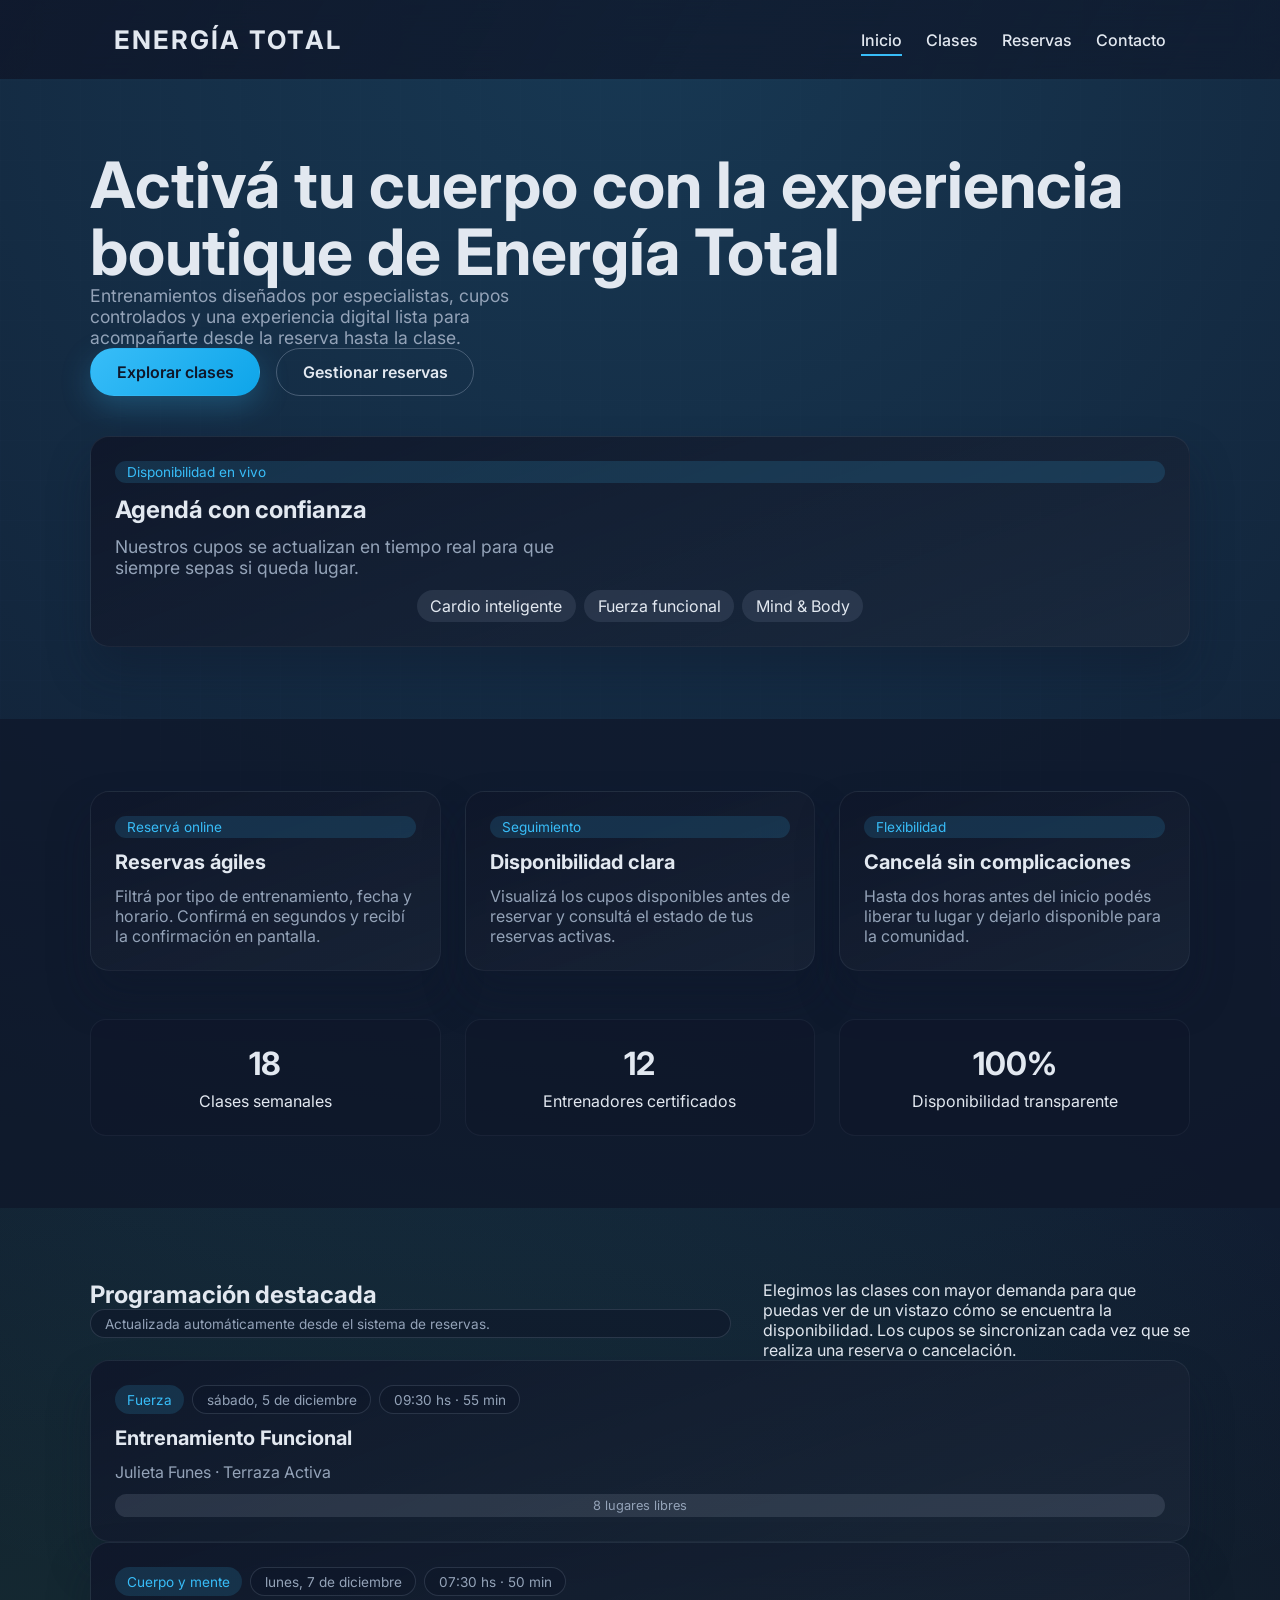
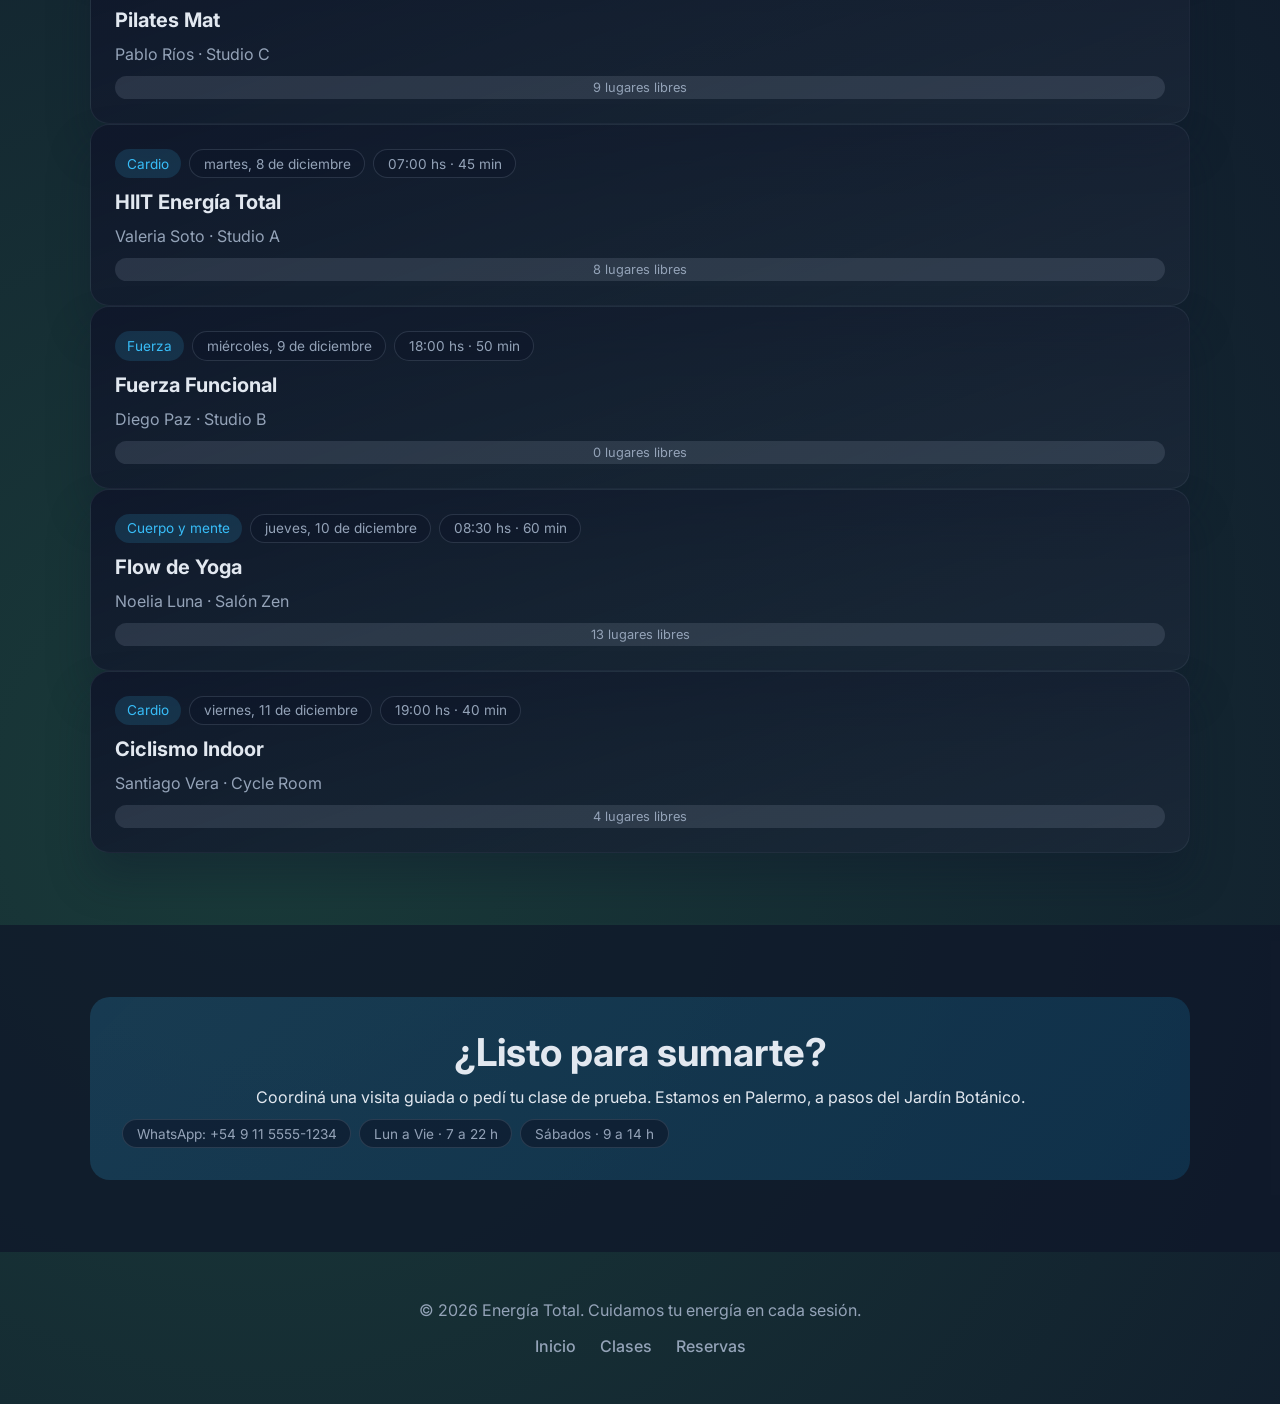
<file: index.html>
<!DOCTYPE html>
<html lang="es">
  <head>
    <meta charset="UTF-8" />
    <meta name="viewport" content="width=device-width, initial-scale=1.0" />
    <title>Energía Total · Gimnasio Boutique en Movimiento</title>
    <link rel="preconnect" href="https://fonts.googleapis.com" />
    <link rel="preconnect" href="https://fonts.gstatic.com" crossorigin />
    <link
      href="https://fonts.googleapis.com/css2?family=Inter:wght@400;500;600;700&display=swap"
      rel="stylesheet"
    />
    <link rel="stylesheet" href="assets/css/styles.css" />
  </head>
  <body data-page="home">
    <header>
      <div class="nav-container">
        <a class="logo" href="index.html">Energía Total</a>
        <nav aria-label="Principal">
          <ul>
            <li><a href="index.html" aria-current="page">Inicio</a></li>
            <li><a href="clases.html">Clases</a></li>
            <li><a href="reservas.html">Reservas</a></li>
            <li><a href="#contacto">Contacto</a></li>
          </ul>
        </nav>
      </div>
    </header>

    <main>
      <section class="section">
        <div class="section-inner hero">
          <div>
            <h1>Activá tu cuerpo con la experiencia boutique de Energía Total</h1>
            <p>
              Entrenamientos diseñados por especialistas, cupos controlados y una experiencia
              digital lista para acompañarte desde la reserva hasta la clase.
            </p>
            <div class="hero-actions">
              <a class="btn btn-primary" href="clases.html">Explorar clases</a>
              <a class="btn btn-secondary" href="reservas.html">Gestionar reservas</a>
            </div>
          </div>
          <div class="card">
            <span class="tag">Disponibilidad en vivo</span>
            <h2>Agendá con confianza</h2>
            <p>
              Nuestros cupos se actualizan en tiempo real para que siempre sepas si queda lugar.
            </p>
            <ul class="list-inline" role="list">
              <li>Cardio inteligente</li>
              <li>Fuerza funcional</li>
              <li>Mind &amp; Body</li>
            </ul>
          </div>
        </div>
      </section>

      <section class="section section-alt">
        <div class="section-inner">
          <div class="card-grid">
            <article class="card">
              <span class="tag">Reservá online</span>
              <h3>Reservas ágiles</h3>
              <p>
                Filtrá por tipo de entrenamiento, fecha y horario. Confirmá en segundos y recibí la
                confirmación en pantalla.
              </p>
            </article>
            <article class="card">
              <span class="tag">Seguimiento</span>
              <h3>Disponibilidad clara</h3>
              <p>
                Visualizá los cupos disponibles antes de reservar y consultá el estado de tus
                reservas activas.
              </p>
            </article>
            <article class="card">
              <span class="tag">Flexibilidad</span>
              <h3>Cancelá sin complicaciones</h3>
              <p>
                Hasta dos horas antes del inicio podés liberar tu lugar y dejarlo disponible para
                la comunidad.
              </p>
            </article>
          </div>

          <div class="metrics">
            <div class="metric">
              <span>18</span>
              <p>Clases semanales</p>
            </div>
            <div class="metric">
              <span>12</span>
              <p>Entrenadores certificados</p>
            </div>
            <div class="metric">
              <span>100%</span>
              <p>Disponibilidad transparente</p>
            </div>
          </div>
        </div>
      </section>

      <section class="section">
        <div class="section-inner layout-two-column">
          <div>
            <h2>Programación destacada</h2>
            <p class="chip">Actualizada automáticamente desde el sistema de reservas.</p>
          </div>
          <div>
            <p>
              Elegimos las clases con mayor demanda para que puedas ver de un vistazo cómo se
              encuentra la disponibilidad. Los cupos se sincronizan cada vez que se realiza una
              reserva o cancelación.
            </p>
          </div>
        </div>
        <div class="section-inner" data-schedule></div>
      </section>

      <section class="section section-alt" id="contacto">
        <div class="section-inner">
          <div class="callout">
            <h2>¿Listo para sumarte?</h2>
            <p>
              Coordiná una visita guiada o pedí tu clase de prueba. Estamos en Palermo, a pasos del
              Jardín Botánico.
            </p>
            <div class="chip-group" role="list">
              <span class="chip">WhatsApp: +54 9 11 5555-1234</span>
              <span class="chip">Lun a Vie · 7 a 22 h</span>
              <span class="chip">Sábados · 9 a 14 h</span>
            </div>
          </div>
        </div>
      </section>
    </main>

    <footer>
      <div class="footer-inner">
        <p>&copy; <span id="current-year"></span> Energía Total. Cuidamos tu energía en cada sesión.</p>
        <nav aria-label="Secundario">
          <ul>
            <li><a href="index.html">Inicio</a></li>
            <li><a href="clases.html">Clases</a></li>
            <li><a href="reservas.html">Reservas</a></li>
          </ul>
        </nav>
      </div>
    </footer>

    <script>
      document.getElementById('current-year').textContent = new Date().getFullYear();
    </script>
    <script src="assets/js/app.js" defer></script>
  </body>
</html>
</file>
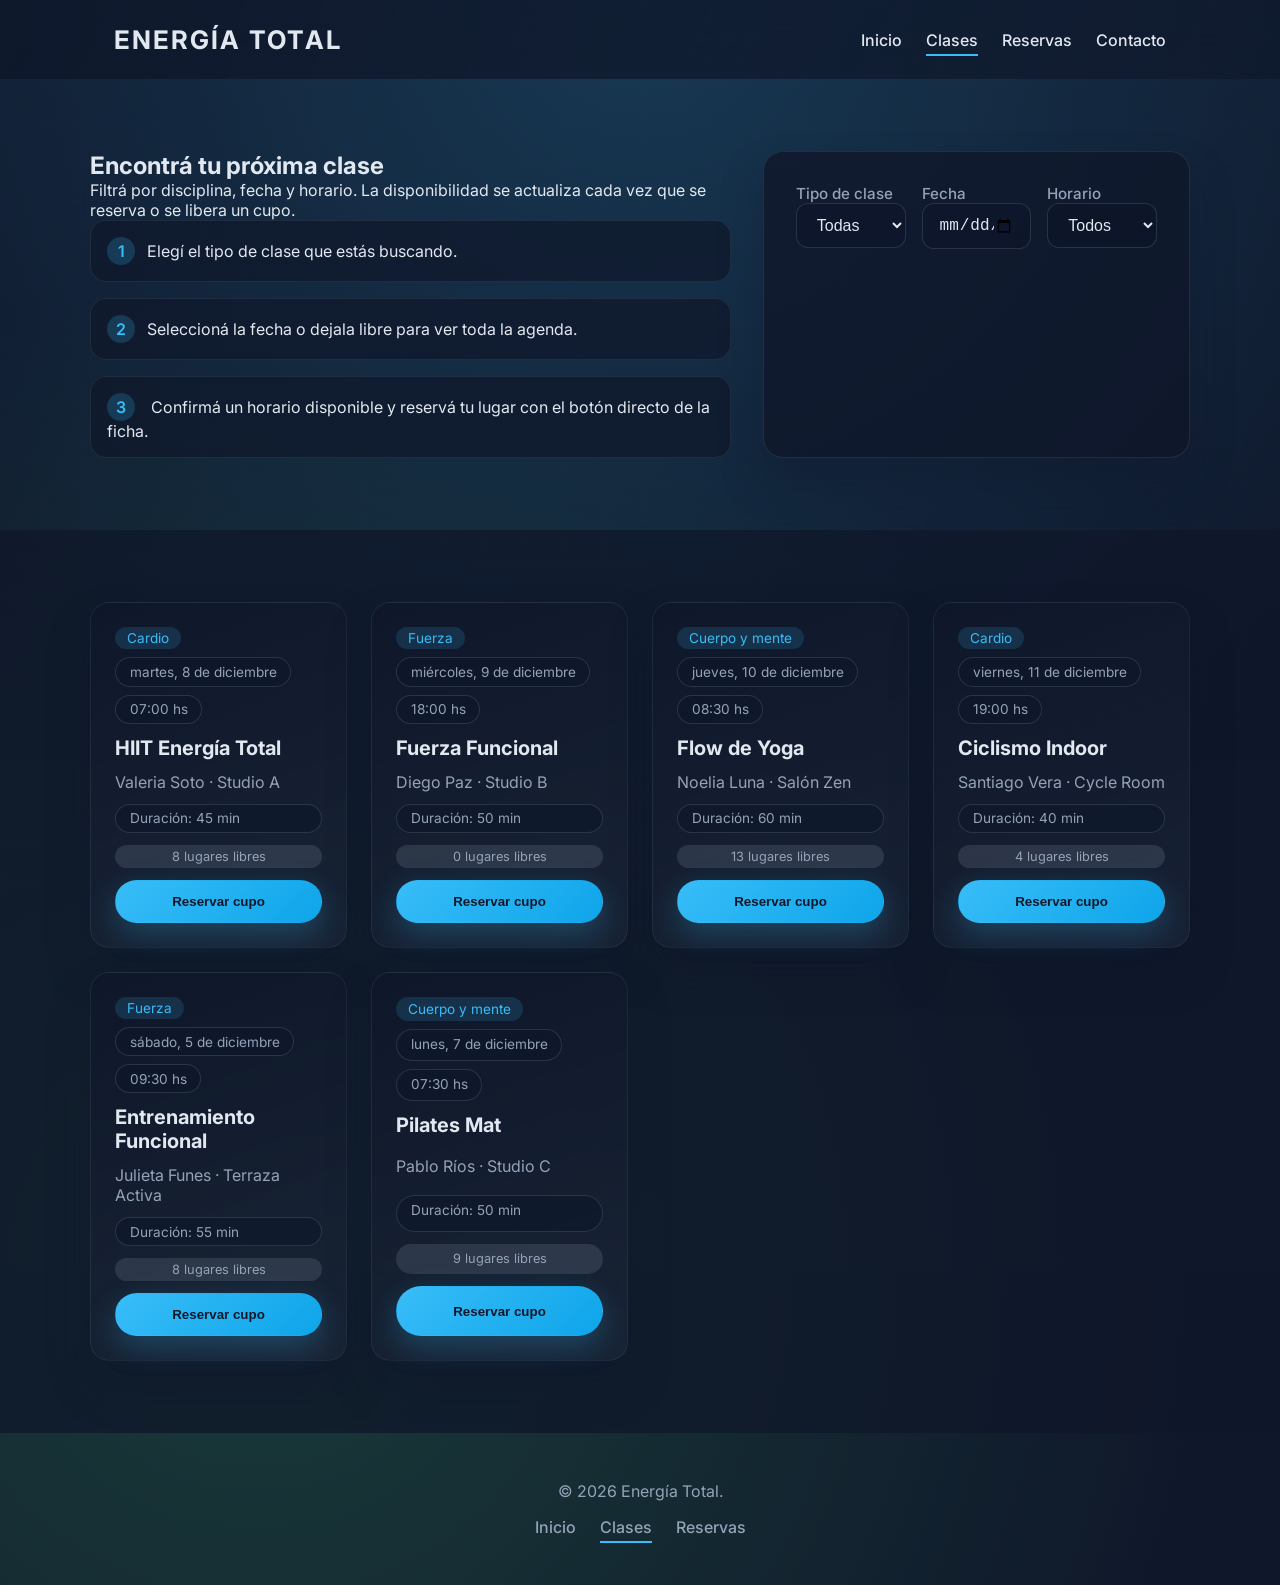
<file: clases.html>
<!DOCTYPE html>
<html lang="es">
  <head>
    <meta charset="UTF-8" />
    <meta name="viewport" content="width=device-width, initial-scale=1.0" />
    <title>Clases · Energía Total</title>
    <link rel="preconnect" href="https://fonts.googleapis.com" />
    <link rel="preconnect" href="https://fonts.gstatic.com" crossorigin />
    <link
      href="https://fonts.googleapis.com/css2?family=Inter:wght@400;500;600;700&display=swap"
      rel="stylesheet"
    />
    <link rel="stylesheet" href="assets/css/styles.css" />
  </head>
  <body data-page="clases">
    <header>
      <div class="nav-container">
        <a class="logo" href="index.html">Energía Total</a>
        <nav aria-label="Principal">
          <ul>
            <li><a href="index.html">Inicio</a></li>
            <li><a href="clases.html" aria-current="page">Clases</a></li>
            <li><a href="reservas.html">Reservas</a></li>
            <li><a href="index.html#contacto">Contacto</a></li>
          </ul>
        </nav>
      </div>
    </header>

    <main>
      <section class="section">
        <div class="section-inner layout-two-column">
          <div>
            <h1>Encontrá tu próxima clase</h1>
            <p>
              Filtrá por disciplina, fecha y horario. La disponibilidad se actualiza cada vez que se
              reserva o se libera un cupo.
            </p>
            <ul class="list-steps">
              <li>Elegí el tipo de clase que estás buscando.</li>
              <li>Seleccioná la fecha o dejala libre para ver toda la agenda.</li>
              <li>
                Confirmá un horario disponible y reservá tu lugar con el botón directo de la ficha.
              </li>
            </ul>
          </div>
          <div class="form-card">
            <div class="alert hidden" data-feedback role="status" aria-live="polite"></div>
            <form class="form-grid" data-search-form>
              <label>
                Tipo de clase
                <select name="type">
                  <option value="">Todas</option>
                </select>
              </label>
              <label>
                Fecha
                <input type="date" name="date" />
              </label>
              <label>
                Horario
                <select name="time">
                  <option value="">Todos</option>
                </select>
              </label>
            </form>
          </div>
        </div>
      </section>

      <section class="section section-alt">
        <div class="section-inner" data-search-results></div>
      </section>
    </main>

    <footer>
      <div class="footer-inner">
        <p>&copy; <span id="current-year"></span> Energía Total.</p>
        <nav aria-label="Secundario">
          <ul>
            <li><a href="index.html">Inicio</a></li>
            <li><a href="clases.html" aria-current="page">Clases</a></li>
            <li><a href="reservas.html">Reservas</a></li>
          </ul>
        </nav>
      </div>
    </footer>

    <script>
      document.getElementById('current-year').textContent = new Date().getFullYear();
    </script>
    <script src="assets/js/app.js" defer></script>
  </body>
</html>
</file>
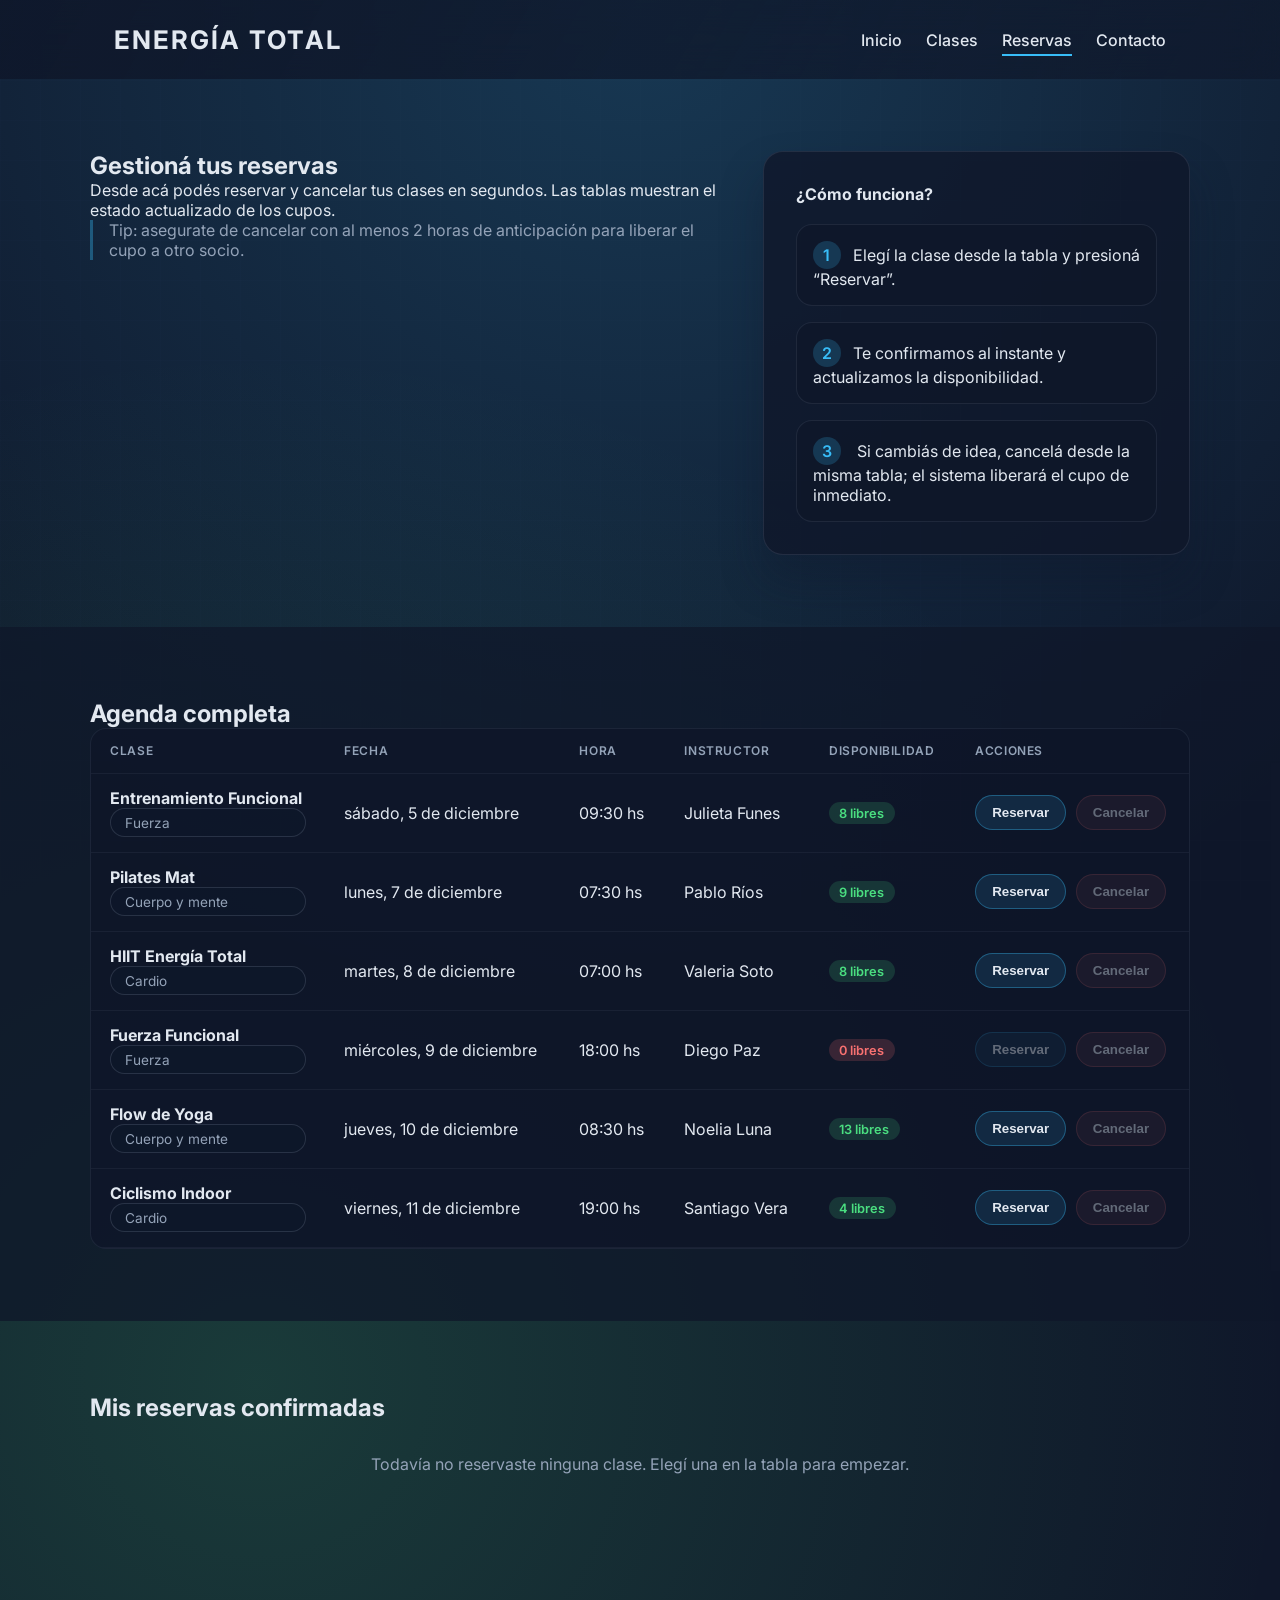
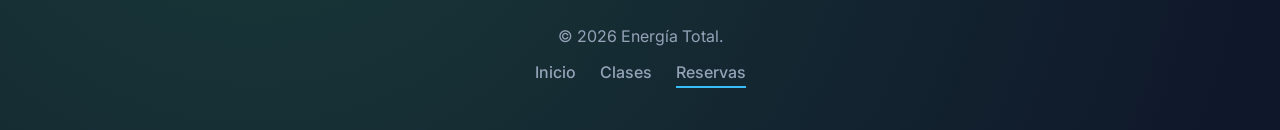
<file: reservas.html>
<!DOCTYPE html>
<html lang="es">
  <head>
    <meta charset="UTF-8" />
    <meta name="viewport" content="width=device-width, initial-scale=1.0" />
    <title>Reservas · Energía Total</title>
    <link rel="preconnect" href="https://fonts.googleapis.com" />
    <link rel="preconnect" href="https://fonts.gstatic.com" crossorigin />
    <link
      href="https://fonts.googleapis.com/css2?family=Inter:wght@400;500;600;700&display=swap"
      rel="stylesheet"
    />
    <link rel="stylesheet" href="assets/css/styles.css" />
  </head>
  <body data-page="reservas">
    <header>
      <div class="nav-container">
        <a class="logo" href="index.html">Energía Total</a>
        <nav aria-label="Principal">
          <ul>
            <li><a href="index.html">Inicio</a></li>
            <li><a href="clases.html">Clases</a></li>
            <li><a href="reservas.html" aria-current="page">Reservas</a></li>
            <li><a href="index.html#contacto">Contacto</a></li>
          </ul>
        </nav>
      </div>
    </header>

    <main>
      <section class="section">
        <div class="section-inner">
          <div class="layout-two-column">
            <div>
              <h1>Gestioná tus reservas</h1>
              <p>
                Desde acá podés reservar y cancelar tus clases en segundos. Las tablas muestran el
                estado actualizado de los cupos.
              </p>
              <blockquote>
                Tip: asegurate de cancelar con al menos 2 horas de anticipación para liberar el cupo
                a otro socio.
              </blockquote>
            </div>
            <div class="form-card">
              <div class="alert hidden" data-feedback role="status" aria-live="assertive"></div>
              <p>
                <strong>¿Cómo funciona?</strong>
              </p>
              <ol class="list-steps">
                <li>Elegí la clase desde la tabla y presioná “Reservar”.</li>
                <li>Te confirmamos al instante y actualizamos la disponibilidad.</li>
                <li>
                  Si cambiás de idea, cancelá desde la misma tabla; el sistema liberará el cupo de
                  inmediato.
                </li>
              </ol>
            </div>
          </div>
        </div>
      </section>

      <section class="section section-alt">
        <div class="section-inner">
          <h2>Agenda completa</h2>
          <div class="table-wrapper" data-reservation-table></div>
        </div>
      </section>

      <section class="section">
        <div class="section-inner">
          <h2>Mis reservas confirmadas</h2>
          <div data-my-reservations></div>
        </div>
      </section>
    </main>

    <footer>
      <div class="footer-inner">
        <p>&copy; <span id="current-year"></span> Energía Total.</p>
        <nav aria-label="Secundario">
          <ul>
            <li><a href="index.html">Inicio</a></li>
            <li><a href="clases.html">Clases</a></li>
            <li><a href="reservas.html" aria-current="page">Reservas</a></li>
          </ul>
        </nav>
      </div>
    </footer>

    <script>
      document.getElementById('current-year').textContent = new Date().getFullYear();
    </script>
    <script src="assets/js/app.js" defer></script>
  </body>
</html>
</file>
<file: assets/css/styles.css>
:root {
  color-scheme: light dark;
  --color-background: #0f172a;
  --color-surface: rgba(15, 23, 42, 0.75);
  --color-accent: #38bdf8;
  --color-accent-strong: #0ea5e9;
  --color-text: #e2e8f0;
  --color-muted: #94a3b8;
  --color-success: #4ade80;
  --color-danger: #f87171;
  --max-width: 1100px;
  font-family: 'Inter', 'Segoe UI', system-ui, -apple-system, BlinkMacSystemFont, sans-serif;
}

* {
  box-sizing: border-box;
  margin: 0;
  padding: 0;
}

body {
  background: radial-gradient(circle at top, rgba(56, 189, 248, 0.2), transparent 55%),
    radial-gradient(circle at 20% 80%, rgba(74, 222, 128, 0.18), transparent 60%),
    var(--color-background);
  color: var(--color-text);
  min-height: 100vh;
  display: flex;
  flex-direction: column;
}

body::before {
  content: "";
  position: fixed;
  inset: 0;
  background: url('data:image/svg+xml,%3Csvg width="100%25" height="100%25" xmlns="http://www.w3.org/2000/svg"%3E%3Cdefs%3E%3Cpattern id="grid" width="40" height="40" patternUnits="userSpaceOnUse"%3E%3Cpath d="M 40 0 L 0 0 0 40" fill="none" stroke="rgba(148, 163, 184, 0.05)" stroke-width="1"/%3E%3C/pattern%3E%3C/defs%3E%3Crect width="100%25" height="100%25" fill="url(%23grid)"/%3E%3C/svg%3E');
  opacity: 0.6;
  pointer-events: none;
  z-index: -1;
}

a {
  color: inherit;
  text-decoration: none;
}

a:hover,
a:focus {
  color: var(--color-accent);
}

header {
  width: 100%;
  padding: 1.5rem 0;
  position: sticky;
  top: 0;
  backdrop-filter: blur(18px);
  background: linear-gradient(120deg, rgba(15, 23, 42, 0.85), rgba(15, 23, 42, 0.65));
  z-index: 20;
}

.nav-container {
  max-width: var(--max-width);
  margin: 0 auto;
  padding: 0 1.5rem;
  display: flex;
  align-items: center;
  justify-content: space-between;
  gap: 1.5rem;
}

.logo {
  font-size: 1.6rem;
  font-weight: 700;
  letter-spacing: 0.08em;
  text-transform: uppercase;
}

nav ul {
  list-style: none;
  display: flex;
  gap: 1.5rem;
  flex-wrap: wrap;
}

nav a {
  font-weight: 500;
  padding-bottom: 0.25rem;
  border-bottom: 2px solid transparent;
  transition: border-color 0.2s ease;
}

nav a[aria-current="page"] {
  border-color: var(--color-accent);
}

main {
  flex: 1 0 auto;
}

.section {
  padding: 4.5rem 1.5rem;
}

.section-alt {
  background: rgba(15, 23, 42, 0.75);
}

.section-inner {
  max-width: var(--max-width);
  margin: 0 auto;
}

.hero {
  display: grid;
  gap: 2.5rem;
  align-items: center;
}

.hero h1 {
  font-size: clamp(2.5rem, 5vw, 4.25rem);
  font-weight: 700;
  line-height: 1.05;
}

.hero p {
  color: var(--color-muted);
  font-size: 1.1rem;
  max-width: 40ch;
}

.hero-actions {
  display: flex;
  gap: 1rem;
  flex-wrap: wrap;
}

.btn {
  display: inline-flex;
  align-items: center;
  justify-content: center;
  padding: 0.8rem 1.6rem;
  border-radius: 999px;
  font-weight: 600;
  border: 1px solid transparent;
  transition: transform 0.2s ease, box-shadow 0.2s ease, background 0.2s ease;
  cursor: pointer;
}

.btn-primary {
  background: linear-gradient(135deg, var(--color-accent), var(--color-accent-strong));
  color: #0f172a;
  box-shadow: 0 10px 30px rgba(56, 189, 248, 0.25);
}

.btn-secondary {
  background: transparent;
  color: var(--color-text);
  border-color: rgba(148, 163, 184, 0.4);
}

.btn:hover,
.btn:focus {
  transform: translateY(-2px);
  box-shadow: 0 12px 32px rgba(56, 189, 248, 0.28);
}

.card-grid {
  display: grid;
  gap: 1.5rem;
  grid-template-columns: repeat(auto-fit, minmax(250px, 1fr));
}

.card {
  background: linear-gradient(160deg, rgba(15, 23, 42, 0.95), rgba(30, 41, 59, 0.6));
  border: 1px solid rgba(148, 163, 184, 0.1);
  border-radius: 1.2rem;
  padding: 1.5rem;
  display: grid;
  gap: 0.75rem;
  box-shadow: 0 25px 40px rgba(15, 23, 42, 0.35);
}

.card h3 {
  font-size: 1.25rem;
}

.card p {
  color: var(--color-muted);
}

.tag {
  display: inline-flex;
  align-items: center;
  gap: 0.35rem;
  padding: 0.2rem 0.75rem;
  border-radius: 999px;
  background: rgba(56, 189, 248, 0.15);
  color: var(--color-accent);
  font-size: 0.85rem;
}

.metrics {
  display: grid;
  grid-template-columns: repeat(auto-fit, minmax(160px, 1fr));
  gap: 1.5rem;
  margin-top: 3rem;
}

.metric {
  background: rgba(15, 23, 42, 0.7);
  border: 1px solid rgba(148, 163, 184, 0.08);
  border-radius: 1rem;
  padding: 1.5rem;
  text-align: center;
}

.metric span {
  display: block;
  font-size: 2rem;
  font-weight: 700;
  margin-bottom: 0.5rem;
}

.form-card {
  background: rgba(15, 23, 42, 0.8);
  border: 1px solid rgba(148, 163, 184, 0.15);
  border-radius: 1.25rem;
  padding: 2rem;
  box-shadow: 0 25px 40px rgba(15, 23, 42, 0.35);
  display: grid;
  gap: 1.25rem;
}

.form-grid {
  display: grid;
  gap: 1rem;
}

@media (min-width: 720px) {
  .form-grid {
    grid-template-columns: repeat(3, minmax(0, 1fr));
  }
}

label {
  font-size: 0.95rem;
  font-weight: 500;
  color: var(--color-muted);
}

input,
select {
  width: 100%;
  padding: 0.75rem 1rem;
  border-radius: 0.75rem;
  border: 1px solid rgba(148, 163, 184, 0.2);
  background: rgba(15, 23, 42, 0.85);
  color: var(--color-text);
  font-size: 1rem;
}

input:focus,
select:focus {
  outline: 2px solid rgba(56, 189, 248, 0.4);
  outline-offset: 2px;
}

.table-wrapper {
  overflow-x: auto;
  border-radius: 1rem;
  border: 1px solid rgba(148, 163, 184, 0.1);
  background: rgba(15, 23, 42, 0.78);
}

table {
  width: 100%;
  border-collapse: collapse;
  min-width: 640px;
}

th,
td {
  padding: 0.9rem 1.2rem;
  text-align: left;
  border-bottom: 1px solid rgba(148, 163, 184, 0.08);
}

th {
  color: var(--color-muted);
  font-weight: 600;
  text-transform: uppercase;
  letter-spacing: 0.05em;
  font-size: 0.75rem;
}

.status {
  display: inline-flex;
  align-items: center;
  gap: 0.4rem;
  padding: 0.2rem 0.65rem;
  border-radius: 0.75rem;
  font-size: 0.8rem;
  font-weight: 600;
}

.status.available {
  background: rgba(74, 222, 128, 0.16);
  color: var(--color-success);
}

.status.full {
  background: rgba(248, 113, 113, 0.18);
  color: var(--color-danger);
}

.table-actions {
  display: flex;
  gap: 0.6rem;
  flex-wrap: wrap;
}

.table-actions button {
  padding: 0.55rem 1rem;
  border-radius: 999px;
  border: 1px solid rgba(148, 163, 184, 0.15);
  background: rgba(56, 189, 248, 0.12);
  color: var(--color-text);
  font-weight: 600;
  cursor: pointer;
  transition: background 0.2s ease, transform 0.2s ease;
}

.table-actions button.reserve {
  border-color: rgba(56, 189, 248, 0.35);
}

.table-actions button.cancel {
  border-color: rgba(248, 113, 113, 0.35);
  background: rgba(248, 113, 113, 0.15);
}

.table-actions button:disabled {
  opacity: 0.4;
  cursor: not-allowed;
}

.table-actions button:not(:disabled):hover {
  transform: translateY(-1px);
  background: rgba(56, 189, 248, 0.22);
}

.empty-state {
  text-align: center;
  padding: 2rem;
  color: var(--color-muted);
}

.badge-pill {
  display: inline-flex;
  align-items: center;
  justify-content: center;
  padding: 0.25rem 0.75rem;
  border-radius: 999px;
  background: rgba(148, 163, 184, 0.18);
  color: var(--color-muted);
  font-size: 0.8rem;
}

footer {
  padding: 3rem 1.5rem;
  text-align: center;
  color: var(--color-muted);
}

footer .footer-inner {
  max-width: var(--max-width);
  margin: 0 auto;
  display: grid;
  gap: 1rem;
}

footer nav ul {
  justify-content: center;
}

.alert {
  padding: 0.85rem 1.1rem;
  border-radius: 0.9rem;
  border: 1px solid rgba(56, 189, 248, 0.25);
  background: rgba(56, 189, 248, 0.1);
  color: var(--color-accent);
  font-size: 0.9rem;
}

.alert.error {
  border-color: rgba(248, 113, 113, 0.35);
  background: rgba(248, 113, 113, 0.12);
  color: var(--color-danger);
}

.layout-two-column {
  display: grid;
  gap: 2rem;
}

@media (min-width: 900px) {
  .layout-two-column {
    grid-template-columns: 3fr 2fr;
  }
}

.timeline {
  display: grid;
  gap: 1.5rem;
}

.timeline-item {
  border-left: 2px solid rgba(56, 189, 248, 0.35);
  padding-left: 1.5rem;
  position: relative;
}

.timeline-item::before {
  content: "";
  position: absolute;
  left: -9px;
  top: 0.4rem;
  width: 14px;
  height: 14px;
  border-radius: 50%;
  background: var(--color-accent);
  box-shadow: 0 0 0 6px rgba(56, 189, 248, 0.15);
}

.timeline-item h4 {
  margin-bottom: 0.35rem;
}

.timeline-item span {
  font-size: 0.85rem;
  color: var(--color-muted);
}

.callout {
  background: linear-gradient(135deg, rgba(56, 189, 248, 0.18), rgba(14, 165, 233, 0.16));
  border-radius: 1.25rem;
  padding: 2rem;
  display: grid;
  gap: 0.75rem;
  text-align: center;
}

.callout h2 {
  font-size: clamp(1.5rem, 3vw, 2.5rem);
}

.list-inline {
  display: flex;
  gap: 0.5rem;
  flex-wrap: wrap;
  justify-content: center;
}

.list-inline li {
  list-style: none;
  padding: 0.35rem 0.85rem;
  border-radius: 999px;
  background: rgba(148, 163, 184, 0.15);
}

.hidden {
  display: none !important;
}

.fade-in {
  animation: fade-in 0.45s ease forwards;
}

@keyframes fade-in {
  from {
    opacity: 0;
    transform: translateY(10px);
  }
  to {
    opacity: 1;
    transform: translateY(0);
  }
}

.chip-group {
  display: flex;
  gap: 0.5rem;
  flex-wrap: wrap;
}

.chip {
  padding: 0.35rem 0.85rem;
  border-radius: 999px;
  border: 1px solid rgba(148, 163, 184, 0.2);
  background: rgba(15, 23, 42, 0.65);
  font-size: 0.85rem;
  color: var(--color-muted);
}

blockquote {
  border-left: 3px solid rgba(56, 189, 248, 0.35);
  padding-left: 1rem;
  color: var(--color-muted);
}

.grid-two {
  display: grid;
  gap: 1.5rem;
}

@media (min-width: 720px) {
  .grid-two {
    grid-template-columns: repeat(2, minmax(0, 1fr));
  }
}

.list-steps {
  list-style: none;
  display: grid;
  gap: 1rem;
  counter-reset: steps;
}

ol.list-steps,
ul.list-steps {
  padding-left: 0;
}

.list-steps li {
  padding: 1rem;
  border-radius: 1rem;
  background: rgba(15, 23, 42, 0.7);
  border: 1px solid rgba(148, 163, 184, 0.12);
  counter-increment: steps;
}

.list-steps li::before {
  content: counter(steps);
  display: inline-flex;
  align-items: center;
  justify-content: center;
  width: 1.75rem;
  height: 1.75rem;
  border-radius: 50%;
  background: rgba(56, 189, 248, 0.2);
  color: var(--color-accent);
  font-weight: 600;
  margin-right: 0.75rem;
}
</file>
